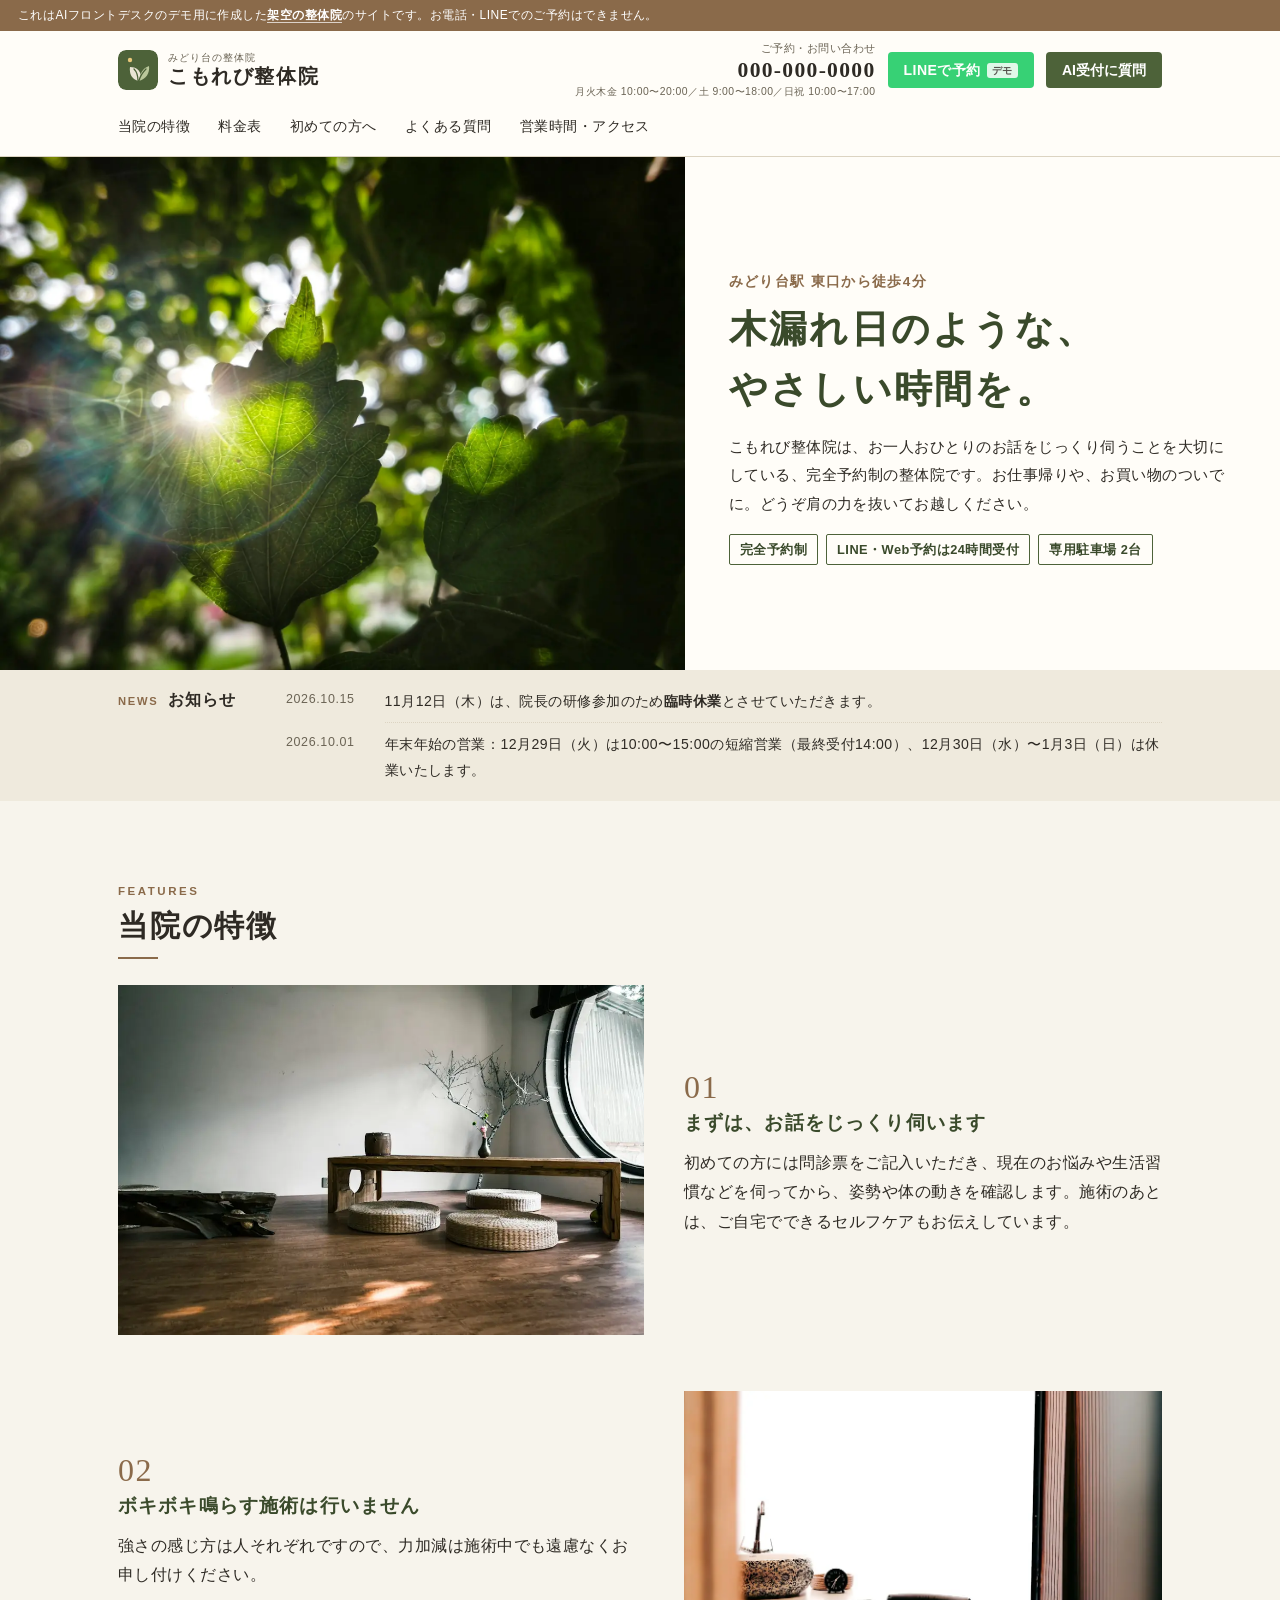
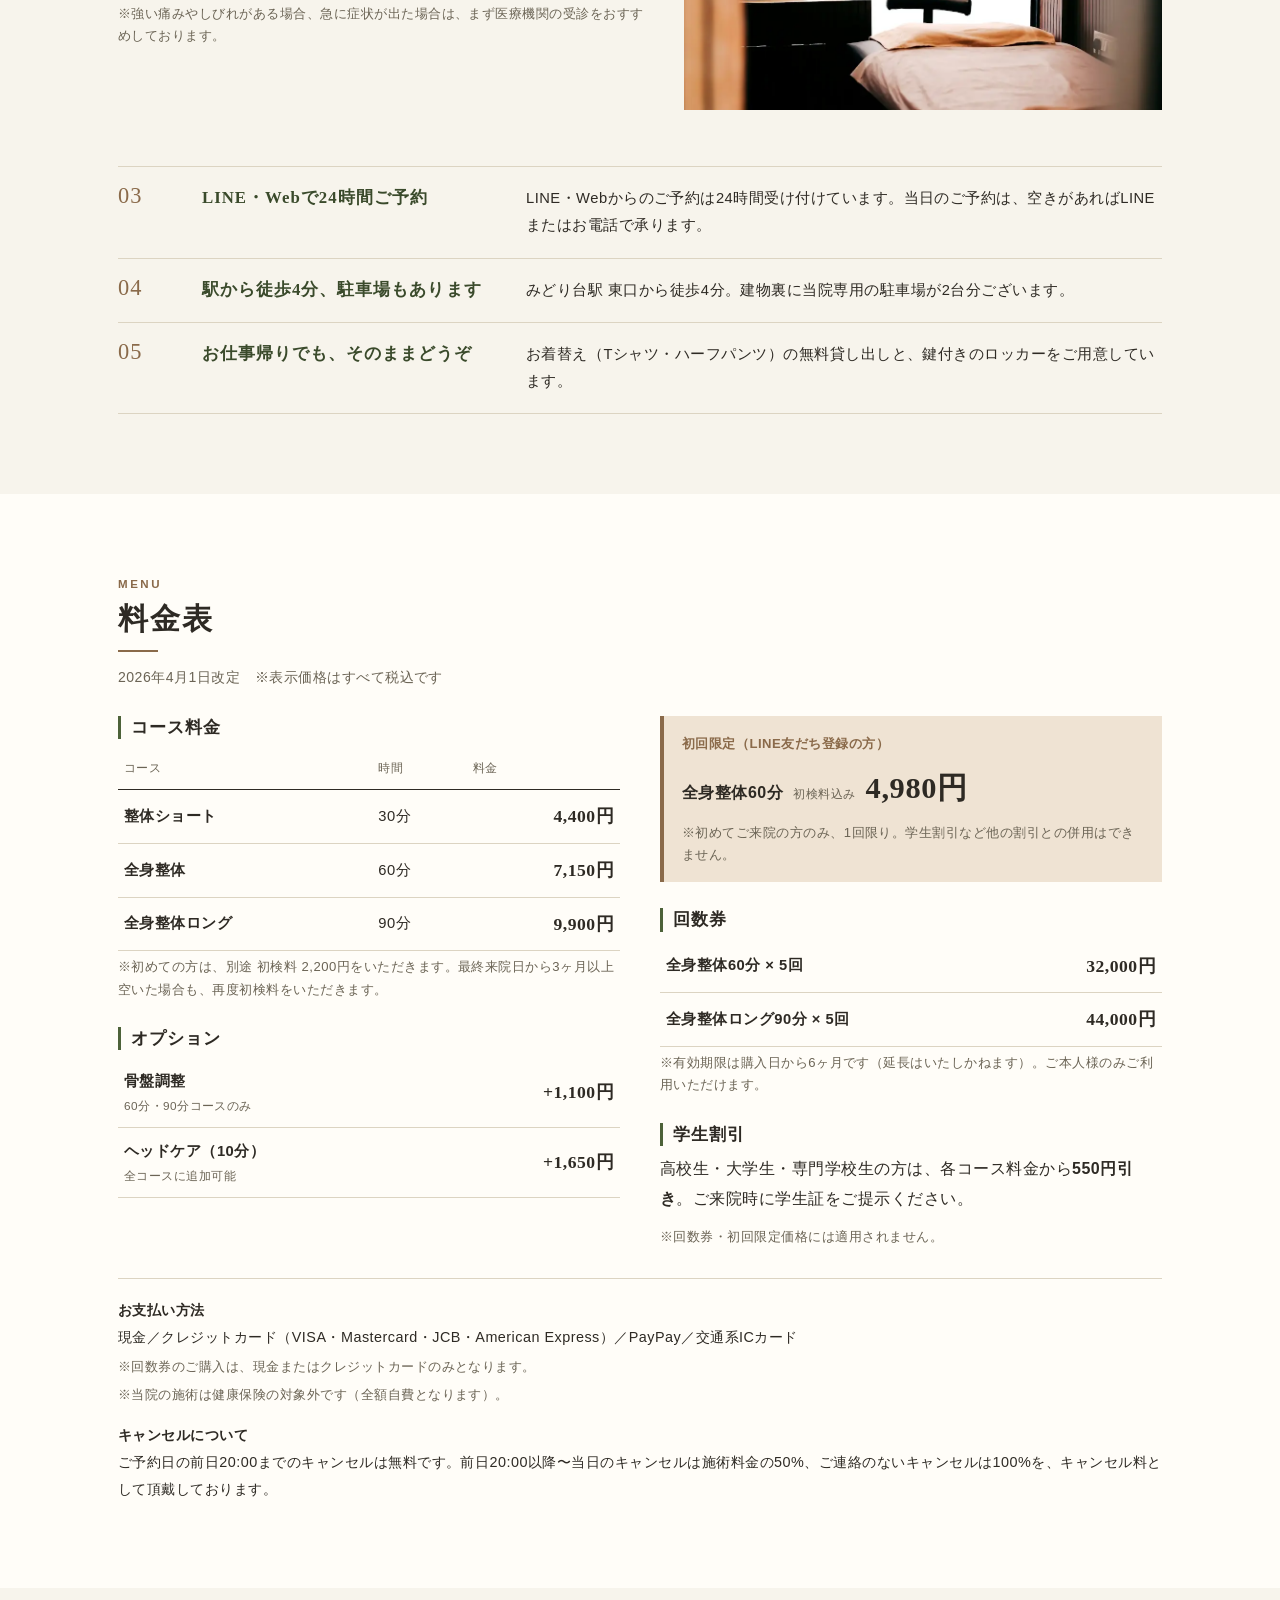
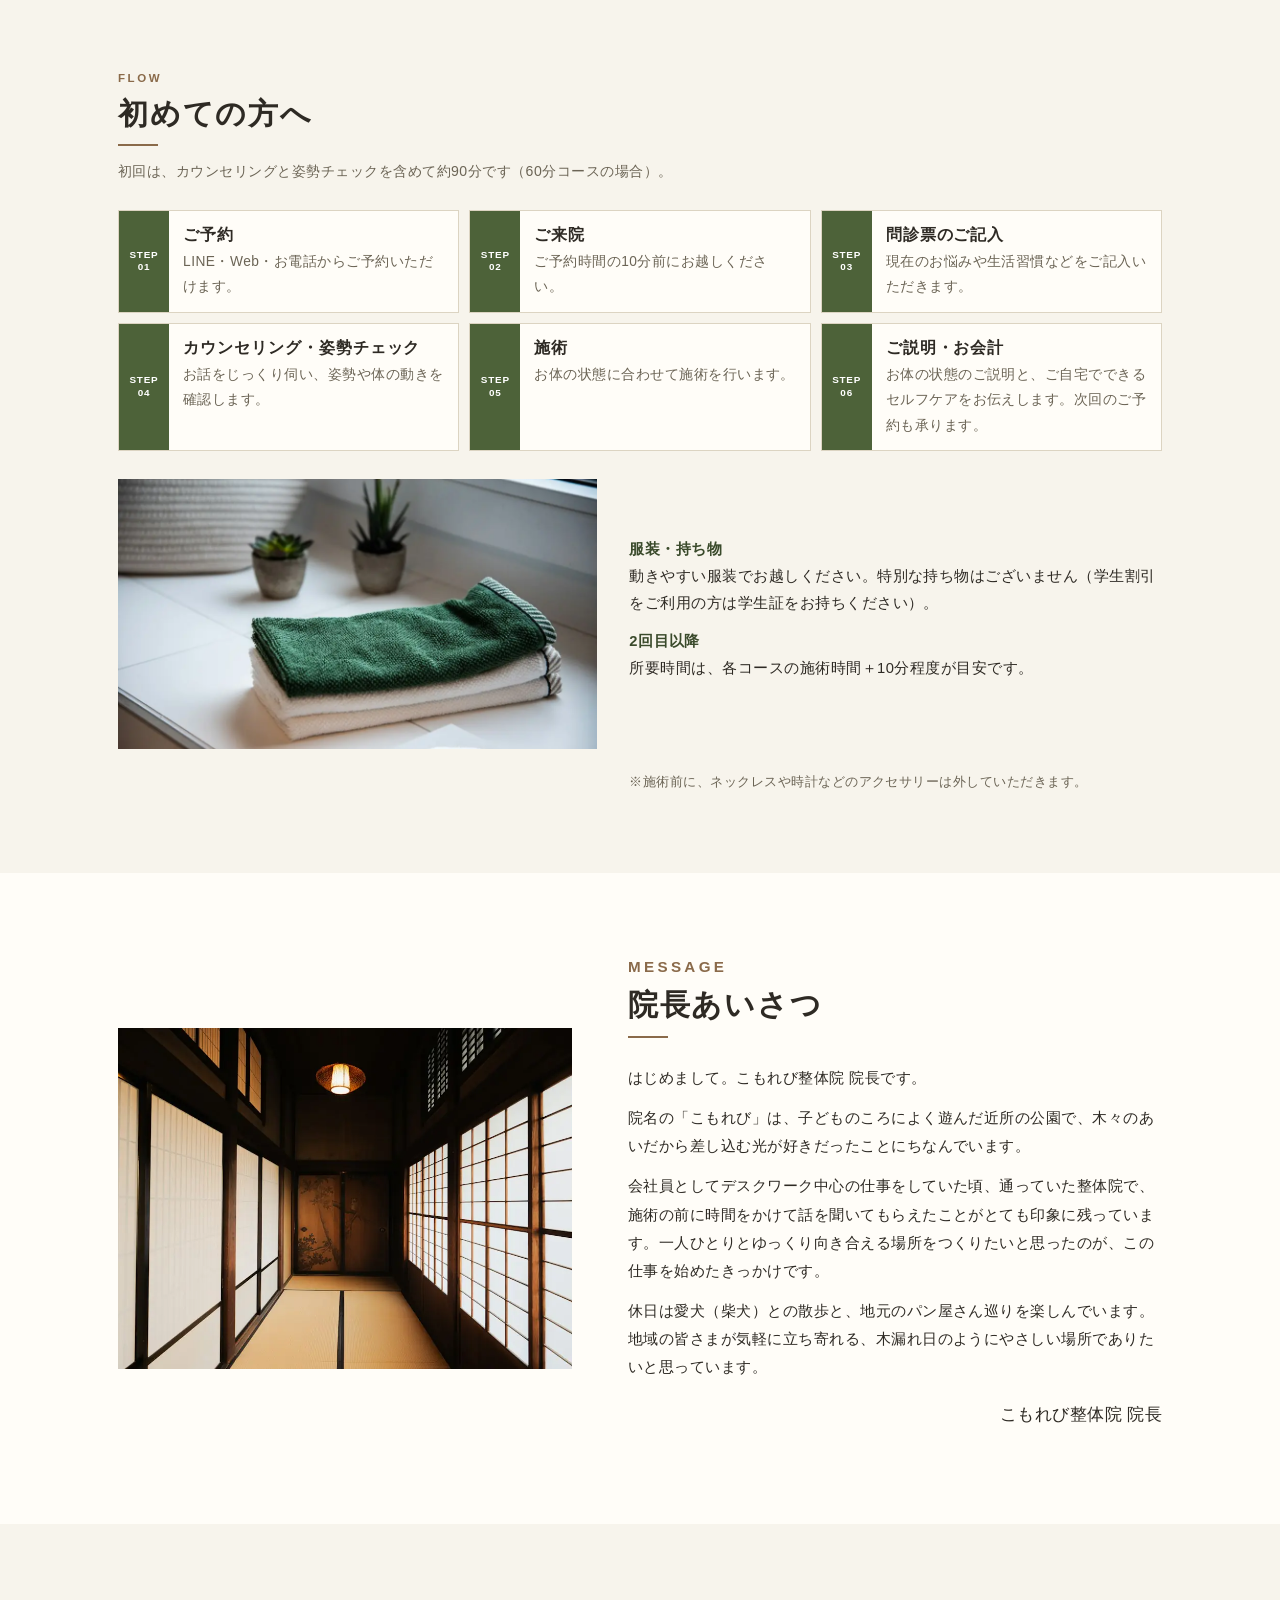
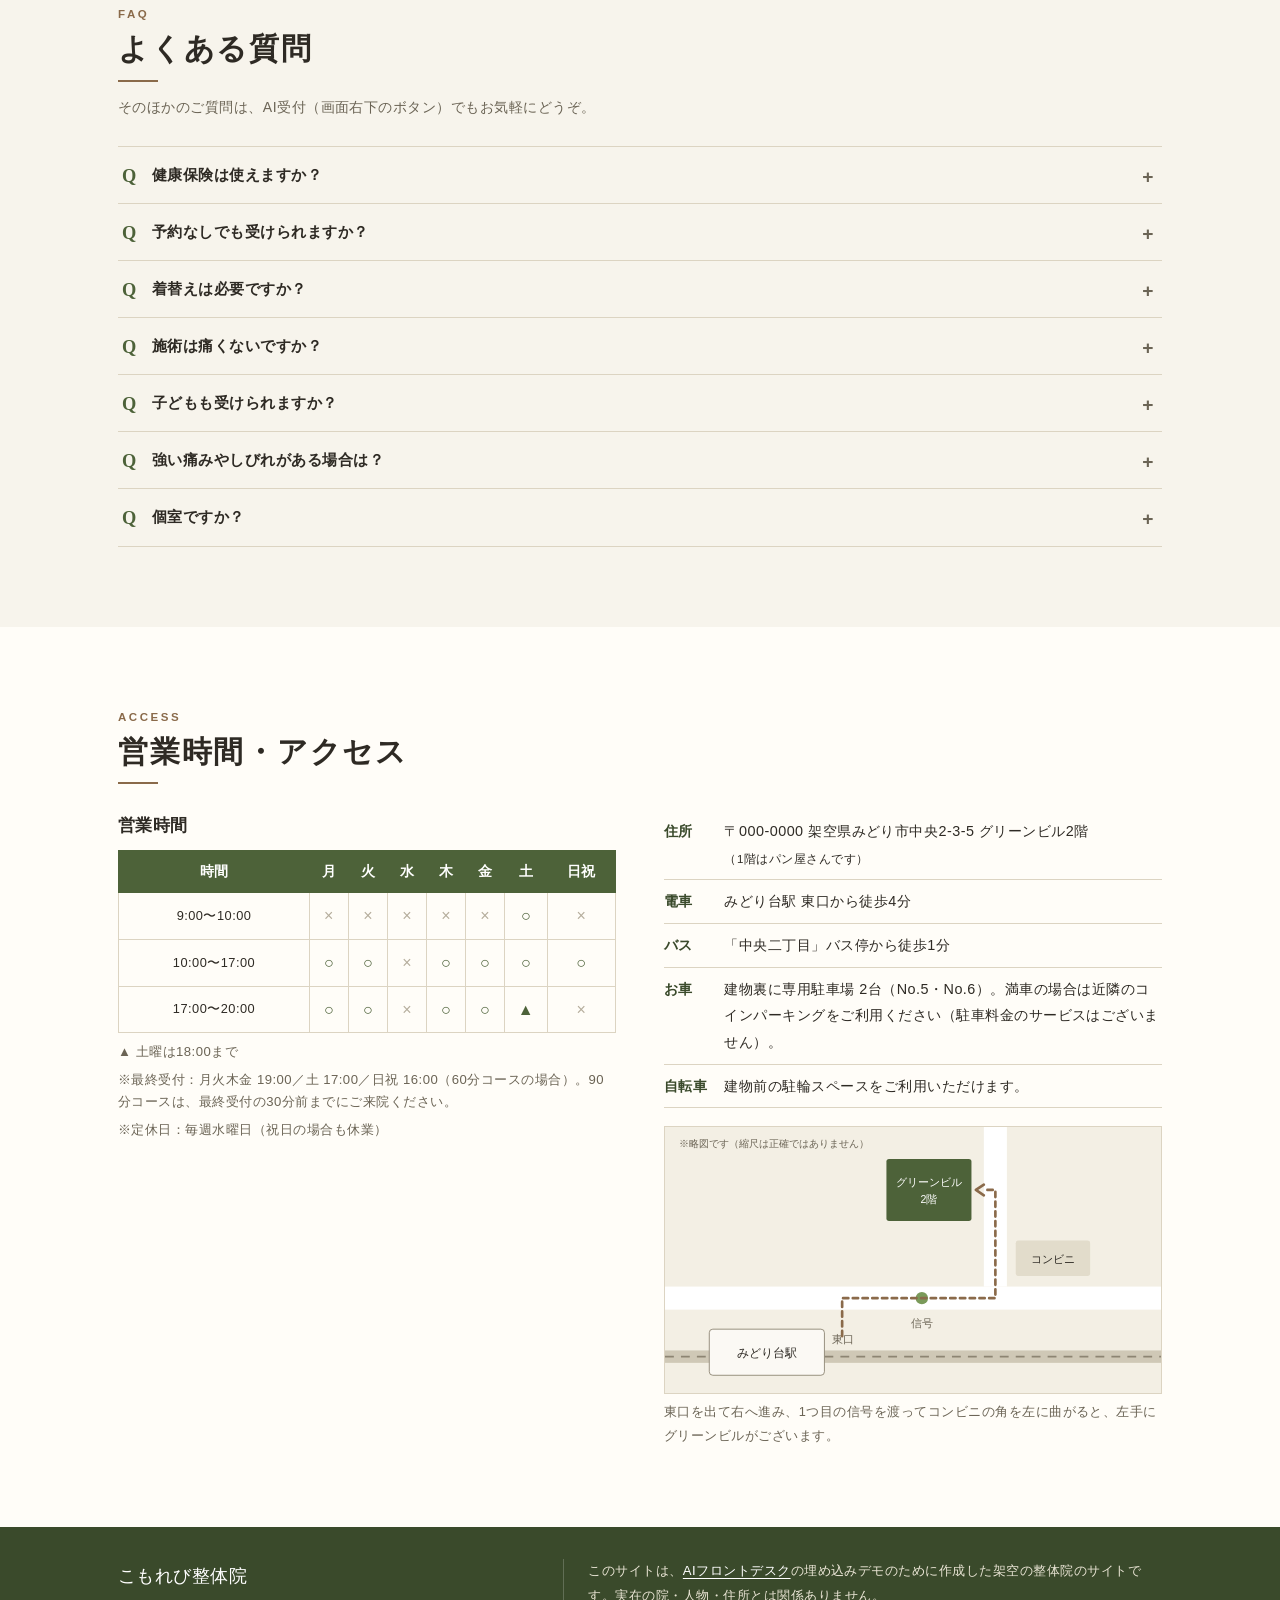
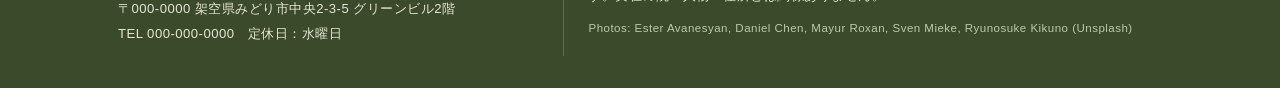
<file: deploy/sites/komorebi/index.html>
<!doctype html>
<html lang="ja">
<head>
  <meta charset="utf-8">
  <meta name="viewport" content="width=device-width, initial-scale=1, viewport-fit=cover">
  <meta name="theme-color" content="#4d6239">
  <meta name="description" content="架空の整体院「こもれび整体院」のデモサイトです。AIフロントデスクの埋め込みデモとして作成しています。">
  <meta name="robots" content="noindex">
  <title>こもれび整体院｜みどり台駅 東口徒歩4分の整体院（デモサイト）</title>
  <link rel="icon" href="logo.svg" type="image/svg+xml">
  <link rel="stylesheet" href="style.css">
  <script src="site.js" defer></script>
  <script src="https://demo.shomasawa.com/widget.js" data-tenant="komorebi-seitai-demo" data-offset-bottom="64" async></script>
</head>
<body>
  <p class="demo-ribbon" role="note">これはAIフロントデスクのデモ用に作成した<strong>架空の整体院</strong>のサイトです。<span class="nowrap">お電話</span>・LINEでのご予約はできません。</p>

  <header class="site-header">
    <div class="header-inner">
      <a class="logo" href="#top" aria-label="こもれび整体院 トップへ">
        <img src="logo.svg" alt="" width="40" height="40">
        <span class="logo-text"><span class="logo-sub">みどり台の整体院</span>こもれび整体院</span>
      </a>
      <div class="header-contact">
        <p class="header-tel"><span class="tel-label">ご予約・お問い合わせ</span><span class="tel-number">000-000-0000</span><span class="tel-note">月火木金 10:00〜20:00／土 9:00〜18:00／日祝 10:00〜17:00</span></p>
        <span class="btn btn-line is-demo" aria-disabled="true">LINEで予約<small>デモ</small></span>
        <button class="btn btn-ask js-ask" type="button">AI受付に質問</button>
      </div>
    </div>
    <nav class="global-nav" aria-label="ページ内メニュー">
      <a href="#features">当院の特徴</a>
      <a href="#menu">料金表</a>
      <a href="#flow">初めての方へ</a>
      <a href="#faq">よくある質問</a>
      <a href="#access">営業時間・アクセス</a>
    </nav>
  </header>

  <main id="top">
    <section class="hero">
      <div class="hero-photo">
        <img src="img/hero-leaves.webp" alt="木々の葉のあいだから差し込む光" width="1600" height="1200">
      </div>
      <div class="hero-copy">
        <p class="hero-lead">みどり台駅 東口から徒歩4分</p>
        <h1 class="hero-title">木漏れ日のような、<br>やさしい時間を。</h1>
        <p class="hero-text">こもれび整体院は、お一人おひとりのお話をじっくり伺うことを大切にしている、完全予約制の整体院です。お仕事帰りや、お買い物のついでに。どうぞ肩の力を抜いてお越しください。</p>
        <ul class="hero-points">
          <li>完全予約制</li>
          <li>LINE・Web予約は24時間受付</li>
          <li>専用駐車場 2台</li>
        </ul>
      </div>
    </section>

    <section class="news" aria-labelledby="news-title">
      <div class="inner">
        <h2 class="news-title" id="news-title"><span lang="en">NEWS</span>お知らせ</h2>
        <dl class="news-list">
          <dt><time datetime="2026-10-15">2026.10.15</time></dt>
          <dd>11月12日（木）は、院長の研修参加のため<strong>臨時休業</strong>とさせていただきます。</dd>
          <dt><time datetime="2026-10-01">2026.10.01</time></dt>
          <dd>年末年始の営業：12月29日（火）は10:00〜15:00の短縮営業（最終受付14:00）、12月30日（水）〜1月3日（日）は休業いたします。</dd>
        </dl>
      </div>
    </section>

    <section class="section" id="features" aria-labelledby="features-title">
      <div class="inner">
        <header class="sec-head">
          <p class="sec-en" lang="en">FEATURES</p>
          <h2 id="features-title">当院の特徴</h2>
        </header>

        <div class="feature">
          <img class="feature-photo" src="img/room.webp" alt="木の床に光が差し込む、落ち着いた室内" width="1000" height="667" loading="lazy">
          <div class="feature-body">
            <p class="feature-num" lang="en">01</p>
            <h3>まずは、お話をじっくり伺います</h3>
            <p>初めての方には問診票をご記入いただき、現在のお悩みや生活習慣などを伺ってから、姿勢や体の動きを確認します。施術のあとは、ご自宅でできるセルフケアもお伝えしています。</p>
          </div>
        </div>

        <div class="feature is-reverse">
          <img class="feature-photo" src="img/treatment-bed.webp" alt="窓からの光が入る施術ベッド" width="1000" height="667" loading="lazy">
          <div class="feature-body">
            <p class="feature-num" lang="en">02</p>
            <h3>ボキボキ鳴らす施術は行いません</h3>
            <p>強さの感じ方は人それぞれですので、力加減は施術中でも遠慮なくお申し付けください。</p>
            <p class="note">※強い痛みやしびれがある場合、急に症状が出た場合は、まず医療機関の受診をおすすめしております。</p>
          </div>
        </div>

        <ul class="feature-list">
          <li>
            <p class="feature-num" lang="en">03</p>
            <h3>LINE・Webで24時間ご予約</h3>
            <p>LINE・Webからのご予約は24時間受け付けています。当日のご予約は、空きがあればLINEまたはお電話で承ります。</p>
          </li>
          <li>
            <p class="feature-num" lang="en">04</p>
            <h3>駅から徒歩4分、駐車場もあります</h3>
            <p>みどり台駅 東口から徒歩4分。建物裏に当院専用の駐車場が2台分ございます。</p>
          </li>
          <li>
            <p class="feature-num" lang="en">05</p>
            <h3>お仕事帰りでも、そのままどうぞ</h3>
            <p>お着替え（Tシャツ・ハーフパンツ）の無料貸し出しと、鍵付きのロッカーをご用意しています。</p>
          </li>
        </ul>
      </div>
    </section>

    <section class="section section-tint" id="menu" aria-labelledby="menu-title">
      <div class="inner">
        <header class="sec-head">
          <p class="sec-en" lang="en">MENU</p>
          <h2 id="menu-title">料金表</h2>
          <p class="sec-lead">2026年4月1日改定　※表示価格はすべて税込です</p>
        </header>

        <div class="menu-grid">
          <div class="menu-block">
            <h3>コース料金</h3>
            <table class="price-table">
              <thead><tr><th scope="col">コース</th><th scope="col">時間</th><th scope="col">料金</th></tr></thead>
              <tbody>
                <tr><th scope="row">整体ショート</th><td>30分</td><td class="price">4,400円</td></tr>
                <tr><th scope="row">全身整体</th><td>60分</td><td class="price">7,150円</td></tr>
                <tr><th scope="row">全身整体ロング</th><td>90分</td><td class="price">9,900円</td></tr>
              </tbody>
            </table>
            <p class="note">※初めての方は、別途 初検料 2,200円をいただきます。最終来院日から3ヶ月以上空いた場合も、再度初検料をいただきます。</p>

            <h3>オプション</h3>
            <table class="price-table">
              <tbody>
                <tr><th scope="row">骨盤調整<small>60分・90分コースのみ</small></th><td class="price">+1,100円</td></tr>
                <tr><th scope="row">ヘッドケア（10分）<small>全コースに追加可能</small></th><td class="price">+1,650円</td></tr>
              </tbody>
            </table>
          </div>

          <div class="menu-block">
            <div class="first-offer">
              <p class="first-offer-label">初回限定（LINE友だち登録の方）</p>
              <p class="first-offer-price">全身整体60分<span>初検料込み</span><strong>4,980円</strong></p>
              <p class="note">※初めてご来院の方のみ、1回限り。学生割引など他の割引との併用はできません。</p>
            </div>

            <h3>回数券</h3>
            <table class="price-table">
              <tbody>
                <tr><th scope="row">全身整体60分 × 5回</th><td class="price">32,000円</td></tr>
                <tr><th scope="row">全身整体ロング90分 × 5回</th><td class="price">44,000円</td></tr>
              </tbody>
            </table>
            <p class="note">※有効期限は購入日から6ヶ月です（延長はいたしかねます）。ご本人様のみご利用いただけます。</p>

            <h3>学生割引</h3>
            <p>高校生・大学生・専門学校生の方は、各コース料金から<strong>550円引き</strong>。ご来院時に学生証をご提示ください。</p>
            <p class="note">※回数券・初回限定価格には適用されません。</p>
          </div>
        </div>

        <div class="menu-foot">
          <dl class="pay">
            <dt>お支払い方法</dt>
            <dd>現金／クレジットカード（VISA・Mastercard・JCB・American Express）／PayPay／交通系ICカード</dd>
          </dl>
          <p class="note">※回数券のご購入は、現金またはクレジットカードのみとなります。</p>
          <p class="note">※当院の施術は健康保険の対象外です（全額自費となります）。</p>
          <dl class="cancel">
            <dt>キャンセルについて</dt>
            <dd>ご予約日の前日20:00までのキャンセルは無料です。前日20:00以降〜当日のキャンセルは施術料金の50%、ご連絡のないキャンセルは100%を、キャンセル料として頂戴しております。</dd>
          </dl>
        </div>
      </div>
    </section>

    <section class="section" id="flow" aria-labelledby="flow-title">
      <div class="inner">
        <header class="sec-head">
          <p class="sec-en" lang="en">FLOW</p>
          <h2 id="flow-title">初めての方へ</h2>
          <p class="sec-lead">初回は、カウンセリングと姿勢チェックを含めて約90分です（60分コースの場合）。</p>
        </header>
        <ol class="flow">
          <li><h3>ご予約</h3><p>LINE・Web・お電話からご予約いただけます。</p></li>
          <li><h3>ご来院</h3><p>ご予約時間の10分前にお越しください。</p></li>
          <li><h3>問診票のご記入</h3><p>現在のお悩みや生活習慣などをご記入いただきます。</p></li>
          <li><h3>カウンセリング・姿勢チェック</h3><p>お話をじっくり伺い、姿勢や体の動きを確認します。</p></li>
          <li><h3>施術</h3><p>お体の状態に合わせて施術を行います。</p></li>
          <li><h3>ご説明・お会計</h3><p>お体の状態のご説明と、ご自宅でできるセルフケアをお伝えします。次回のご予約も承ります。</p></li>
        </ol>
        <div class="flow-notes">
          <img class="flow-photo" src="img/towels.webp" alt="窓辺にたたまれたタオルと小さな観葉植物" width="1000" height="668" loading="lazy">
          <dl>
            <dt>服装・持ち物</dt>
            <dd>動きやすい服装でお越しください。特別な持ち物はございません（学生割引をご利用の方は学生証をお持ちください）。</dd>
            <dt>2回目以降</dt>
            <dd>所要時間は、各コースの施術時間＋10分程度が目安です。</dd>
          </dl>
          <p class="note">※施術前に、ネックレスや時計などのアクセサリーは外していただきます。</p>
        </div>
      </div>
    </section>

    <section class="section section-tint" id="message" aria-labelledby="message-title">
      <div class="inner message">
        <img class="message-photo" src="img/shoji-corridor.webp" alt="障子越しにやわらかな光が入る木の廊下" width="1000" height="665" loading="lazy">
        <div class="message-body">
          <header class="sec-head">
            <p class="sec-en" lang="en">MESSAGE</p>
            <h2 id="message-title">院長あいさつ</h2>
          </header>
          <p>はじめまして。こもれび整体院 院長です。</p>
          <p>院名の「こもれび」は、子どものころによく遊んだ近所の公園で、木々のあいだから差し込む光が好きだったことにちなんでいます。</p>
          <p>会社員としてデスクワーク中心の仕事をしていた頃、通っていた整体院で、施術の前に時間をかけて話を聞いてもらえたことがとても印象に残っています。一人ひとりとゆっくり向き合える場所をつくりたいと思ったのが、この仕事を始めたきっかけです。</p>
          <p>休日は愛犬（柴犬）との散歩と、地元のパン屋さん巡りを楽しんでいます。地域の皆さまが気軽に立ち寄れる、木漏れ日のようにやさしい場所でありたいと思っています。</p>
          <p class="signature">こもれび整体院 院長</p>
        </div>
      </div>
    </section>

    <section class="section" id="faq" aria-labelledby="faq-title">
      <div class="inner">
        <header class="sec-head">
          <p class="sec-en" lang="en">FAQ</p>
          <h2 id="faq-title">よくある質問</h2>
          <p class="sec-lead">そのほかのご質問は、AI受付（画面右下のボタン）でもお気軽にどうぞ。</p>
        </header>
        <div class="faq">
          <details><summary>健康保険は使えますか？</summary><p>当院の施術は健康保険の対象外です。全額自費となります。</p></details>
          <details><summary>予約なしでも受けられますか？</summary><p>当院は完全予約制のため、ご予約のない方の施術はお受けしておりません。当日のご予約は、空きがあれば承りますので、LINEまたはお電話でお問い合わせください。</p></details>
          <details><summary>着替えは必要ですか？</summary><p>動きやすい服装でお越しいただければ、そのままで大丈夫です。お着替え（Tシャツ・ハーフパンツ）の無料貸し出しもございます。</p></details>
          <details><summary>施術は痛くないですか？</summary><p>骨をボキボキ鳴らすような施術は行っておりません。力加減は施術中にいつでもお申し付けください。</p></details>
          <details><summary>子どもも受けられますか？</summary><p>小学生以上の方から施術を承っております。中学生以下の方は、保護者の方の同伴をお願いしております。</p></details>
          <details><summary>強い痛みやしびれがある場合は？</summary><p>強い痛みやしびれがある場合や、急に症状が出た場合は、まず医療機関の受診をおすすめしております。</p></details>
          <details><summary>個室ですか？</summary><p>施術スペースはカーテンで仕切った半個室です。</p></details>
        </div>
      </div>
    </section>

    <section class="section section-tint" id="access" aria-labelledby="access-title">
      <div class="inner">
        <header class="sec-head">
          <p class="sec-en" lang="en">ACCESS</p>
          <h2 id="access-title">営業時間・アクセス</h2>
        </header>
        <div class="access-grid">
          <div>
            <table class="hours-grid">
              <caption>営業時間</caption>
              <thead>
                <tr><th scope="col">時間</th><th scope="col">月</th><th scope="col">火</th><th scope="col">水</th><th scope="col">木</th><th scope="col">金</th><th scope="col">土</th><th scope="col">日祝</th></tr>
              </thead>
              <tbody>
                <tr><th scope="row">9:00〜10:00</th><td class="no">×</td><td class="no">×</td><td class="no">×</td><td class="no">×</td><td class="no">×</td><td>○</td><td class="no">×</td></tr>
                <tr><th scope="row">10:00〜17:00</th><td>○</td><td>○</td><td class="no">×</td><td>○</td><td>○</td><td>○</td><td>○</td></tr>
                <tr><th scope="row">17:00〜20:00</th><td>○</td><td>○</td><td class="no">×</td><td>○</td><td>○</td><td>▲</td><td class="no">×</td></tr>
              </tbody>
            </table>
            <ul class="hours-notes">
              <li class="note">▲ 土曜は18:00まで</li>
              <li class="note">※最終受付：月火木金 19:00／土 17:00／日祝 16:00（60分コースの場合）。90分コースは、最終受付の30分前までにご来院ください。</li>
              <li class="note">※定休日：毎週水曜日（祝日の場合も休業）</li>
            </ul>
          </div>
          <div>
            <dl class="address">
              <dt>住所</dt>
              <dd>〒000-0000 架空県みどり市中央2-3-5 グリーンビル2階<br><small>（1階はパン屋さんです）</small></dd>
              <dt>電車</dt>
              <dd>みどり台駅 東口から徒歩4分</dd>
              <dt>バス</dt>
              <dd>「中央二丁目」バス停から徒歩1分</dd>
              <dt>お車</dt>
              <dd>建物裏に専用駐車場 2台（No.5・No.6）。満車の場合は近隣のコインパーキングをご利用ください（駐車料金のサービスはございません）。</dd>
              <dt>自転車</dt>
              <dd>建物前の駐輪スペースをご利用いただけます。</dd>
            </dl>
            <figure class="map">
              <img src="map.svg" alt="略地図：みどり台駅東口を出て右へ、1つ目の信号を渡りコンビニの角を左へ。左手にグリーンビル。" width="560" height="300" loading="lazy">
              <figcaption>東口を出て右へ進み、1つ目の信号を渡ってコンビニの角を左に曲がると、左手にグリーンビルがございます。</figcaption>
            </figure>
          </div>
        </div>
      </div>
    </section>
  </main>

  <footer class="site-footer">
    <div class="inner footer-inner">
      <div>
        <p class="footer-name">こもれび整体院</p>
        <p>〒000-0000 架空県みどり市中央2-3-5 グリーンビル2階<br>TEL 000-000-0000　定休日：水曜日</p>
      </div>
      <div class="footer-demo">
        <p>このサイトは、<a href="https://demo.shomasawa.com">AIフロントデスク</a>の埋め込みデモのために作成した架空の整体院のサイトです。実在の院・人物・住所とは関係ありません。</p>
        <p class="credit">Photos: Ester Avanesyan, Daniel Chen, Mayur Roxan, Sven Mieke, Ryunosuke Kikuno (Unsplash)</p>
      </div>
    </div>
  </footer>

  <nav class="callbar" aria-label="ご予約・お問い合わせ">
    <span class="callbar-item is-demo" aria-disabled="true"><span>電話</span><small>デモ</small></span>
    <span class="callbar-item callbar-line is-demo" aria-disabled="true"><span>LINE予約</span><small>デモ</small></span>
    <button class="callbar-item callbar-ask js-ask" type="button"><span>質問する</span><small>AI受付</small></button>
  </nav>
</body>
</html>
</file>
<file: deploy/sites/komorebi/style.css>
/* こもれび整体院 (fictional) — mobile-first, system fonts only, no third-party assets. */

:root {
  --paper: #f7f4ec;
  --paper-2: #efeadd;
  --white: #fffdf8;
  --ink: #2e2a24;
  --muted: #6b6455;
  --line: #dcd4c2;
  --moss: #4d6239;
  --moss-dark: #3a4a2b;
  --moss-soft: #e3e8d6;
  --wood: #8a6a4a;
  --wood-soft: #efe3d3;
  --line-green: #06c755;
  --gothic: "Hiragino Sans", "Hiragino Kaku Gothic ProN", "Yu Gothic UI", "Yu Gothic", Meiryo, "Noto Sans JP", sans-serif;
  --mincho: "Yu Mincho", "YuMincho", "Hiragino Mincho ProN", "Hiragino Mincho Pro", "Noto Serif JP", serif;
  --callbar-h: 64px;
}

* { box-sizing: border-box; }

html { scroll-behavior: smooth; scroll-padding-top: 16px; }

body {
  margin: 0;
  background: var(--paper);
  color: var(--ink);
  font-family: var(--gothic);
  font-size: 15px;
  line-height: 1.85;
  letter-spacing: 0.03em;
  -webkit-text-size-adjust: 100%;
  padding-bottom: calc(var(--callbar-h) + env(safe-area-inset-bottom));
}

img { max-width: 100%; height: auto; display: block; }
a { color: var(--moss-dark); text-underline-offset: 3px; }
h1, h2, h3 { font-family: var(--mincho); font-weight: 600; line-height: 1.5; letter-spacing: 0.06em; margin: 0; }
p { margin: 0 0 0.8em; }
small { font-size: 0.8em; }
strong { font-weight: 700; }

.inner { max-width: 1080px; margin: 0 auto; padding: 0 18px; }
.note { color: var(--muted); font-size: 0.82rem; line-height: 1.7; margin: 0.4em 0 0; }

/* Demo ribbon */
.demo-ribbon {
  margin: 0;
  padding: 6px 18px;
  background: var(--wood);
  color: #fff;
  font-size: 0.75rem;
  line-height: 1.6;
}
.demo-ribbon .nowrap { white-space: nowrap; }
.demo-ribbon strong { font-weight: 700; border-bottom: 1px solid rgba(255, 255, 255, 0.7); }

/* Header */
.site-header { background: var(--white); border-bottom: 1px solid var(--line); }
.header-inner {
  max-width: 1080px;
  margin: 0 auto;
  padding: 10px 18px;
  display: flex;
  align-items: center;
  justify-content: space-between;
  gap: 16px;
}
.logo { display: flex; align-items: center; gap: 10px; text-decoration: none; color: var(--ink); }
.logo img { border-radius: 8px; }
.logo-text { font-family: var(--mincho); font-size: 1.25rem; font-weight: 600; line-height: 1.25; letter-spacing: 0.08em; }
.logo-sub { display: block; font-family: var(--gothic); font-size: 0.65rem; font-weight: 400; color: var(--muted); letter-spacing: 0.1em; }
.header-contact { display: none; }

.global-nav {
  display: flex;
  gap: 18px;
  overflow-x: auto;
  padding: 0 18px 8px;
  font-size: 0.82rem;
  white-space: nowrap;
  scrollbar-width: none;
}
.global-nav a { color: var(--ink); text-decoration: none; padding: 4px 0; border-bottom: 2px solid transparent; }
.global-nav a:hover { border-bottom-color: var(--wood); }

.btn {
  display: inline-flex;
  align-items: center;
  gap: 6px;
  padding: 9px 16px;
  border: 0;
  border-radius: 4px;
  font: inherit;
  font-size: 0.88rem;
  font-weight: 700;
  line-height: 1.3;
  cursor: pointer;
  text-decoration: none;
}
.btn small { font-size: 0.65rem; font-weight: 700; padding: 1px 5px; border-radius: 3px; background: rgba(255, 255, 255, 0.85); color: var(--ink); }
.btn-line { background: var(--line-green); color: #fff; }
.btn-ask { background: var(--moss); color: #fff; }
.btn-ask:hover { background: var(--moss-dark); }
.is-demo { cursor: not-allowed; opacity: 0.8; }

/* Hero */
.hero { background: var(--white); }
.hero-photo img { width: 100%; aspect-ratio: 3 / 2; object-fit: cover; }
.hero-copy { padding: 24px 18px 32px; }
.hero-lead { margin: 0 0 6px; color: var(--wood); font-size: 0.85rem; font-weight: 700; letter-spacing: 0.1em; }
.hero-title { font-size: 1.85rem; line-height: 1.55; margin-bottom: 14px; color: var(--moss-dark); }
.hero-text { font-size: 0.95rem; }
.hero-points { list-style: none; margin: 16px 0 0; padding: 0; display: flex; flex-wrap: wrap; gap: 6px 8px; }
.hero-points li {
  padding: 3px 10px;
  border: 1px solid var(--moss);
  border-radius: 2px;
  color: var(--moss-dark);
  font-size: 0.8rem;
  font-weight: 700;
}

/* News */
.news { background: var(--paper-2); padding: 18px 0; }
.news .inner { display: grid; gap: 8px; }
.news-title { font-size: 1rem; display: flex; align-items: baseline; gap: 10px; }
.news-title span { font-family: var(--gothic); font-size: 0.7rem; color: var(--wood); letter-spacing: 0.15em; }
.news-list { margin: 0; font-size: 0.88rem; }
.news-list dt { color: var(--muted); font-size: 0.78rem; letter-spacing: 0.05em; }
.news-list dd { margin: 0 0 8px; padding-bottom: 8px; border-bottom: 1px dotted var(--line); }
.news-list dd:last-child { border-bottom: 0; margin-bottom: 0; padding-bottom: 0; }

/* Sections */
.section { padding: 52px 0; }
.section-tint { background: var(--white); }
.sec-head { margin-bottom: 26px; }
.sec-en {
  margin: 0 0 2px;
  color: var(--wood);
  font-size: 0.72rem;
  font-weight: 700;
  letter-spacing: 0.22em;
}
.sec-head h2 {
  font-size: 1.55rem;
  padding-bottom: 10px;
  position: relative;
}
.sec-head h2::after {
  content: "";
  position: absolute;
  left: 0;
  bottom: 0;
  width: 40px;
  height: 2px;
  background: var(--wood);
}
.sec-lead { margin: 12px 0 0; color: var(--muted); font-size: 0.88rem; }

/* Features: two photo rows, then three short numbered items */
.feature { display: grid; gap: 16px; margin-bottom: 36px; }
.feature-photo { width: 100%; aspect-ratio: 3 / 2; object-fit: cover; }
.feature-num {
  margin: 0;
  font-family: var(--mincho);
  font-size: 2rem;
  line-height: 1;
  color: var(--wood);
  letter-spacing: 0.05em;
}
.feature h3, .feature-list h3 { font-size: 1.2rem; margin: 6px 0 10px; color: var(--moss-dark); }
.feature-list { list-style: none; margin: 0; padding: 0; border-top: 1px solid var(--line); }
.feature-list li { padding: 18px 0; border-bottom: 1px solid var(--line); }
.feature-list .feature-num { font-size: 1.4rem; }
.feature-list h3 { font-size: 1.05rem; margin: 4px 0 6px; }
.feature-list p { margin: 0; font-size: 0.92rem; }

/* Menu */
.menu-grid { display: grid; gap: 8px 40px; }
.menu-block h3 {
  font-size: 1.08rem;
  margin: 26px 0 8px;
  padding-left: 10px;
  border-left: 3px solid var(--moss);
  line-height: 1.35;
}
.menu-block > h3:first-child { margin-top: 0; }
.price-table { width: 100%; border-collapse: collapse; font-size: 0.92rem; }
.price-table th, .price-table td { padding: 10px 6px; border-bottom: 1px solid var(--line); text-align: left; vertical-align: middle; }
.price-table thead th { font-size: 0.75rem; color: var(--muted); font-weight: 400; border-bottom: 1px solid var(--ink); }
.price-table tbody th { font-weight: 700; }
.price-table th small { display: block; font-weight: 400; color: var(--muted); }
.price-table .price { text-align: right; font-family: var(--mincho); font-size: 1.1rem; font-weight: 600; white-space: nowrap; }

.first-offer {
  margin: 0 0 8px;
  padding: 16px 18px;
  background: var(--wood-soft);
  border-left: 4px solid var(--wood);
}
.first-offer-label { margin: 0 0 4px; font-size: 0.82rem; font-weight: 700; color: var(--wood); }
.first-offer-price { margin: 0; font-weight: 700; display: flex; flex-wrap: wrap; align-items: baseline; gap: 4px 10px; }
.first-offer-price span { font-size: 0.78rem; font-weight: 400; color: var(--muted); }
.first-offer-price strong { font-family: var(--mincho); font-size: 1.9rem; color: var(--ink); letter-spacing: 0.02em; }

.menu-foot { margin-top: 30px; padding-top: 18px; border-top: 1px solid var(--line); }
.menu-foot dl { margin: 0 0 6px; font-size: 0.9rem; }
.menu-foot dt { font-weight: 700; }
.menu-foot dd { margin: 0; }
.menu-foot .cancel { margin-top: 16px; }

/* Flow */
.flow { list-style: none; margin: 0; padding: 0; counter-reset: step; display: grid; gap: 10px; }
.flow li {
  counter-increment: step;
  position: relative;
  padding: 12px 14px 12px 64px;
  background: var(--white);
  border: 1px solid var(--line);
  min-height: 64px;
}
.flow li::before {
  content: "STEP\A" counter(step, decimal-leading-zero);
  white-space: pre;
  position: absolute;
  left: 0;
  top: 0;
  bottom: 0;
  width: 50px;
  display: flex;
  align-items: center;
  justify-content: center;
  text-align: center;
  background: var(--moss);
  color: #fff;
  font-size: 0.62rem;
  font-weight: 700;
  line-height: 1.3;
  letter-spacing: 0.08em;
}
.flow h3 { font-size: 1rem; margin-bottom: 2px; }
.flow p { margin: 0; font-size: 0.86rem; color: var(--muted); }
.flow-notes { margin-top: 28px; display: grid; gap: 14px; }
.flow-photo { width: 100%; aspect-ratio: 16 / 9; object-fit: cover; }
.flow-notes dl { margin: 0; font-size: 0.92rem; }
.flow-notes dt { font-weight: 700; color: var(--moss-dark); }
.flow-notes dd { margin: 0 0 10px; }

/* Message */
.message { display: grid; gap: 22px; }
.message-photo { width: 100%; aspect-ratio: 4 / 3; object-fit: cover; }
.message-body p { font-size: 0.95rem; }
.signature { text-align: right; font-family: var(--mincho); font-size: 1.05rem !important; margin-top: 18px; }

/* FAQ */
.faq { border-top: 1px solid var(--line); }
.faq details { border-bottom: 1px solid var(--line); }
.faq summary {
  list-style: none;
  cursor: pointer;
  position: relative;
  padding: 14px 32px 14px 34px;
  font-weight: 700;
  font-size: 0.95rem;
}
.faq summary::-webkit-details-marker { display: none; }
.faq summary::before {
  content: "Q";
  position: absolute;
  left: 4px;
  top: 12px;
  font-family: var(--mincho);
  font-size: 1.15rem;
  color: var(--moss);
}
.faq summary::after { content: "+"; position: absolute; right: 8px; top: 12px; font-size: 1.2rem; color: var(--muted); }
.faq details[open] summary::after { content: "−"; }
.faq details p { position: relative; margin: 0; padding: 0 12px 16px 34px; font-size: 0.92rem; }
.faq details p::before {
  content: "A";
  position: absolute;
  left: 4px;
  top: -3px;
  font-family: var(--mincho);
  font-size: 1.15rem;
  color: var(--wood);
}

/* Access */
.access-grid { display: grid; gap: 28px; }
.hours-grid { width: 100%; border-collapse: collapse; font-size: 0.85rem; background: var(--white); }
.hours-grid caption { text-align: left; font-family: var(--mincho); font-size: 1.08rem; font-weight: 600; padding: 0 0 8px; }
.hours-grid th, .hours-grid td { border: 1px solid var(--line); padding: 8px 2px; text-align: center; }
.hours-grid thead th { background: var(--moss); color: #fff; font-weight: 700; border-color: var(--moss); }
.hours-grid tbody th { font-weight: 400; white-space: nowrap; padding: 8px 6px; font-size: 0.8rem; }
.hours-grid td { color: var(--moss); font-size: 1rem; }
.hours-grid td.no { color: #b5ad9c; }
.hours-notes { list-style: none; margin: 8px 0 0; padding: 0; }

.address { margin: 0; font-size: 0.9rem; display: grid; grid-template-columns: 4.2em 1fr; }
.address dt { font-weight: 700; color: var(--moss-dark); padding: 8px 0; border-bottom: 1px solid var(--line); }
.address dd { margin: 0; padding: 8px 0; border-bottom: 1px solid var(--line); }
.map { margin: 18px 0 0; }
.map img { width: 100%; border: 1px solid var(--line); }
.map figcaption { margin-top: 6px; font-size: 0.8rem; color: var(--muted); }

/* Footer */
.site-footer { background: var(--moss-dark); color: #e9e4d4; padding: 32px 0; font-size: 0.82rem; }
.site-footer a { color: #fff; }
.footer-inner { display: grid; gap: 18px; }
.footer-name { font-family: var(--mincho); font-size: 1.15rem; color: #fff; margin-bottom: 4px; }
.footer-demo { border-top: 1px solid rgba(255, 255, 255, 0.2); padding-top: 14px; }
.credit { color: #bfc7ad; font-size: 0.72rem; }

/* Mobile call bar: 電話 / LINE予約 (demo, inert) / 質問する (opens the chat) */
.callbar {
  position: fixed;
  left: 0;
  right: 0;
  bottom: 0;
  z-index: 50;
  display: grid;
  grid-template-columns: 1fr 1fr 1.2fr;
  height: calc(var(--callbar-h) + env(safe-area-inset-bottom));
  padding-bottom: env(safe-area-inset-bottom);
  background: var(--white);
  border-top: 1px solid var(--line);
  box-shadow: 0 -2px 8px rgba(46, 42, 36, 0.08);
}
.callbar-item {
  display: flex;
  flex-direction: column;
  align-items: center;
  justify-content: center;
  gap: 1px;
  border: 0;
  background: transparent;
  color: var(--ink);
  font: inherit;
  font-size: 0.9rem;
  font-weight: 700;
  line-height: 1.3;
}
.callbar-item + .callbar-item { border-left: 1px solid var(--line); }
.callbar-item small { font-size: 0.62rem; font-weight: 400; color: var(--muted); }
.callbar-line { background: var(--line-green); color: #fff; }
.callbar-line small { color: #e6fbe9; }
.callbar-ask { background: var(--moss); color: #fff; cursor: pointer; }
.callbar-ask small { color: #dfe7d3; }

:focus-visible { outline: 3px solid var(--wood); outline-offset: 2px; }

/* Tablet and up */
@media (min-width: 720px) {
  body { font-size: 16px; padding-bottom: 0; }
  .callbar { display: none; }
  .header-contact { display: flex; align-items: center; gap: 12px; }
  .header-tel { margin: 0; display: grid; text-align: right; line-height: 1.35; }
  .tel-label { font-size: 0.7rem; color: var(--muted); }
  .tel-number { font-family: var(--mincho); font-size: 1.35rem; font-weight: 600; letter-spacing: 0.06em; }
  .tel-note { font-size: 0.65rem; color: var(--muted); }
  .global-nav { max-width: 1080px; margin: 0 auto; gap: 28px; padding: 0 18px 10px; font-size: 0.88rem; }

  .hero { display: grid; grid-template-columns: 1.15fr 1fr; align-items: stretch; }
  .hero-photo img { height: 100%; aspect-ratio: auto; min-height: 440px; }
  .hero-copy { padding: 56px 48px 48px 44px; align-self: center; }
  .hero-title { font-size: 2.4rem; }

  .news .inner { grid-template-columns: 160px 1fr; align-items: start; }
  .news-list { display: grid; grid-template-columns: 7em 1fr; }
  .news-list dd { margin-bottom: 8px; }

  .section { padding: 80px 0; }
  .sec-head h2 { font-size: 1.85rem; }

  .feature { grid-template-columns: 1.1fr 1fr; gap: 40px; align-items: center; margin-bottom: 56px; }
  .feature.is-reverse .feature-photo { order: 2; }
  /* A dense list, one row per item: number | heading | text */
  .feature-list li { display: grid; grid-template-columns: 4em 19em 1fr; align-items: baseline; gap: 0 20px; }
  .feature-list h3 { margin: 0; }

  .menu-grid { grid-template-columns: 1fr 1fr; }
  .flow { grid-template-columns: repeat(3, 1fr); }
  .flow-notes { grid-template-columns: 0.9fr 1fr; align-items: center; gap: 32px; }
  .flow-notes .note { grid-column: 2; margin-top: -10px; }

  .message { grid-template-columns: 0.85fr 1fr; gap: 56px; align-items: center; }

  .access-grid { grid-template-columns: 1fr 1fr; gap: 48px; }
  .footer-inner { grid-template-columns: 1fr 1.4fr; }
  .footer-demo { border-top: 0; padding-top: 0; border-left: 1px solid rgba(255, 255, 255, 0.2); padding-left: 24px; }
}

@media (prefers-reduced-motion: reduce) {
  html { scroll-behavior: auto; }
}
</file>
